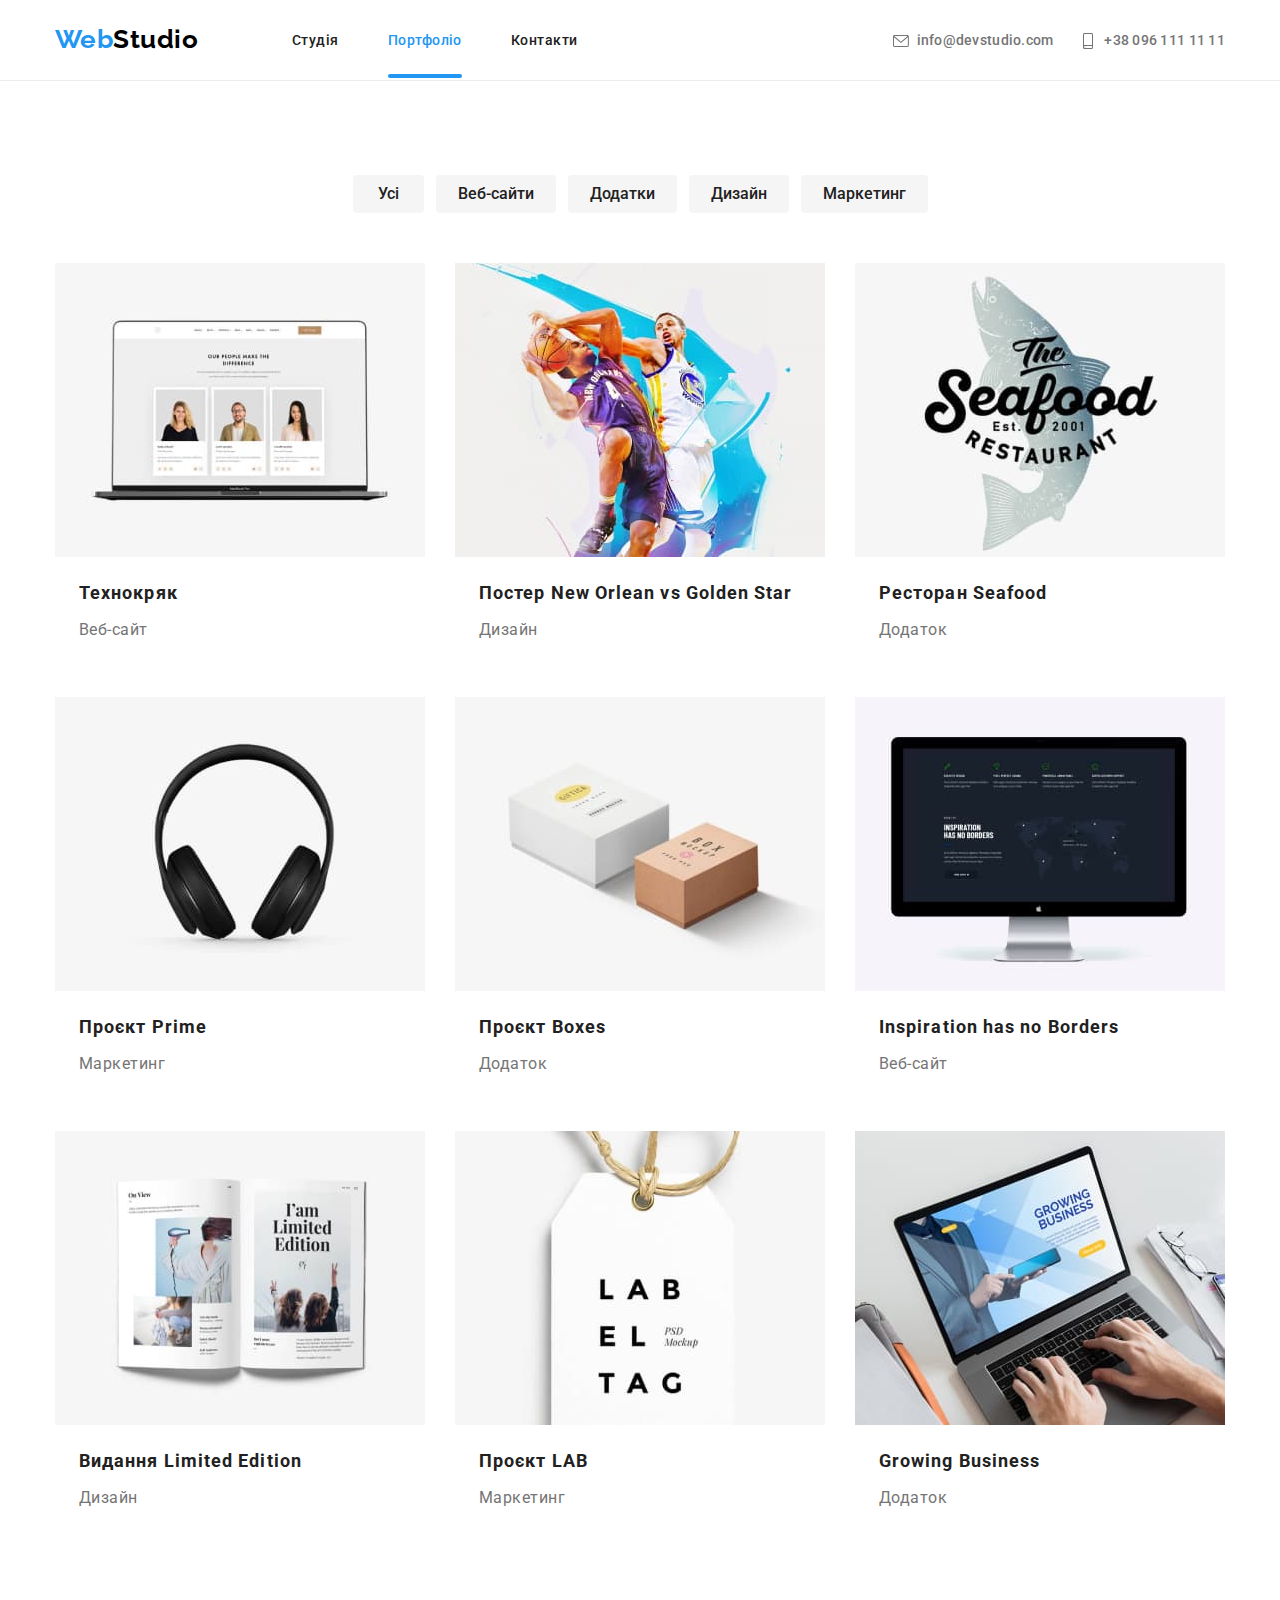
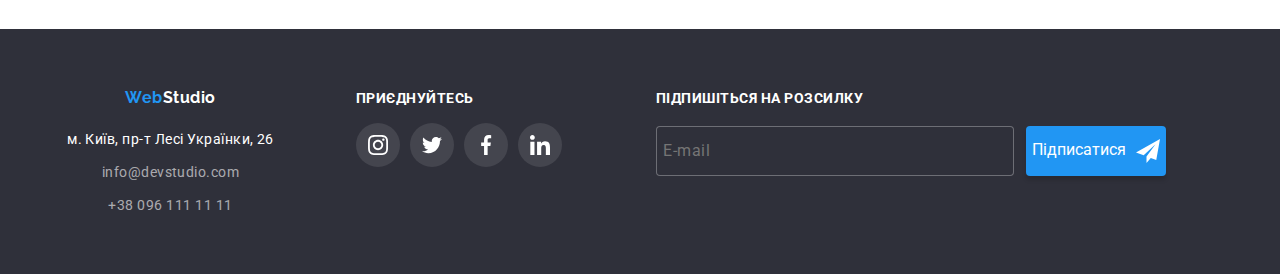
<file: portfolio.html>
<!DOCTYPE html>
<html lang="uk">
  <head>
    <meta charset="UTF-8" />
    <meta http-equiv="X-UA-Compatible" content="IE=edge" />
    <meta name="viewport" content="width=device-width, initial-scale=1.0" />
    <link rel="preconnect" href="https://fonts.googleapis.com" />
    <link rel="preconnect" href="https://fonts.gstatic.com" crossorigin />
    <link
      href="https://fonts.googleapis.com/css2?family=Oleo+Script&family=Raleway:wght@700&family=Roboto:wght@400;500;700;900&display=swap"
      rel="stylesheet"
    />
    <link
      rel="stylesheet"
      href="https://cdnjs.cloudflare.com/ajax/libs/modern-normalize/1.1.0/modern-normalize.css"
    />
    <link rel="stylesheet" href="./css/main.min.css" />
    <title>Портфоліо</title>
  </head>
  <body>
    <div class="body-page">
      <!--Header-->

      <header class="header">
        <div class="container">
          
          <a href="./index.html" class="logo header__logo">
            Web<span class="header__half-logo">Studio</span></a
          >

          <!--Navigation-->
          
          <button class="menu-toggle js-open-menu"
          aria-expanded="false"
          aria-controls="mobile-menu">
            <svg width="40px" height="40px" aria-label="Перемикач мобільного меню">
              
              <use class="menu-icon" href="./images/icons.svg#menu_24px"></use>
            </svg>
          </button>
          <nav class="menu">
            <ul class="list nav__list">
              <li class="nav__item">
                <a class="link nav__link " href="./index.html">Студія</a>
              </li>

              <li class="nav__item">
                <a class="nav__link link nav__link--current" href="./portfolio.html">Портфоліо</a>
              </li>
              <li class="nav__item">
                <a class="nav__link link id" href="#contacts">Контакти</a>
              </li>
            </ul>
          
          <ul class="header-contacts__list list">
            <li class="header-contacts__item"><a class="header-contacts__link mobile-mail link" href="mailto:info@devstudio.com"
              ><svg class="header-contacts__icon" width="16px" height="12px">
                <use href="./images/icons.svg#envelope"></use></svg
              >info@devstudio.com</a
            >
            </li>
            <li class="header-contacts__item"><a class="header-contacts__link mobile-tel link" href="tel:+380961111111"
              ><svg class="header-contacts__icon" width="10px" height="16px">
                <use href="./images/icons.svg#smartphone"></use>
              </svg>
              +38 096 111 11 11</a
            >
            </li>
          </ul>
          </nav>
          </div>
      </header>

      <!--Main content-->

      <main>
        <!--Filters-->

        
          <div class="container">
            <ul class="filter__list">
              <li class="filter__item">
                <button class="filter__btn all" type="button">Усі</button>
              </li>
              <li class="filter__item">
                <button class="filter__btn web" type="button">Веб-сайти</button>
              </li>
              <li class="filter__item">
                <button class="filter__btn app" type="button">Додатки</button>
              </li>
              <li class="filter__item">
                <button class="filter__btn design" type="button">Дизайн</button>
              </li>
              <li class="filter__item">
                <button class="filter__btn marketing" type="button">
                  Маркетинг
                </button>
              </li>
            </ul>
          </div>

          <!--Projects-->

          <article class="container">
            <ul class="card__list">
              <li class="card__item">
                <a class="card card__link" href="">
                  <div class="card__overlay">
                  <img src="./images/1laptop.jpg" width="370" alt="laptop" />
                  <div class="card__hover-overlay">
                    <p class="card__text-overlay">Ресурс пропонує
                       комплексні пропозиції з різним рівнем функціоналу та сервісів.
                      Все це дозволить відвідувачу отримати вичерпні 
                      відомості про компанію чи приватну особу.
                    </p>
                    </div>
                  </div>
                  <h1 class="card__title">Технокряк</h1>
                  <p class="card__text">Веб-сайт</p>
                </a>
              </li>
              <li class="card__item">
                <a class="card__link" href="">
                  <div class="card__overlay">
                  <img
                    src="./images/2basketball.jpg"
                    width="370"
                    alt="basketball"
                  />
                  <div class="card__hover-overlay">
                    <p class="card__text-overlay">Ресурс пропонує
                       комплексні пропозиції з різним рівнем функціоналу та сервісів.
                      Все це дозволить відвідувачу отримати вичерпні 
                      відомості про компанію чи приватну особу.
                    </p>
                    </div>
                  </div>
                  <h1 class="card__title">
                    Постер New Orlean vs Golden Star
                  </h1>
                  <p class="card__text">Дизайн</p>
                </a>
              </li>
              <li class="card__item">
                <a class="card__link" href="">
                  <div class="card__overlay">
                  <img src="./images/3restaurant.jpg" width="370" alt="" />
                  <div class="card__hover-overlay">
                    <p class="card__text-overlay">Ресурс пропонує
                       комплексні пропозиції з різним рівнем функціоналу та сервісів.
                      Все це дозволить відвідувачу отримати вичерпні 
                      відомості про компанію чи приватну особу.
                    </p>
                    </div>
                  </div>
                  <h1 class="card__title">Ресторан Seafood</h1>
                  <p class="card__text">Додаток</p>
                </a>
              </li>
              <li class="card__item">
                <a class="card__link" href="">
                  <div class="card__overlay">
                  <img src="./images/4headset.jpg" width="370" alt="headset" />
                  <div class="card__hover-overlay">
                    <p class="card__text-overlay">Ресурс пропонує
                       комплексні пропозиції з різним рівнем функціоналу та сервісів.
                      Все це дозволить відвідувачу отримати вичерпні 
                      відомості про компанію чи приватну особу.
                    </p>
                    </div>
                  </div>
                  <h1 class="card__title">Проєкт Prime</h1>
                  <p class="card__text">Маркетинг</p>
                </a>
              </li>
              <li class="card__item">
                <a class="card__link" href="">
                  <div class="card__overlay">
                  <img src="./images/5boxes.jpg" width="370" alt="boxes" />
                  <div class="card__hover-overlay">
                    <p class="card__text-overlay">Ресурс пропонує
                       комплексні пропозиції з різним рівнем функціоналу та сервісів.
                      Все це дозволить відвідувачу отримати вичерпні 
                      відомості про компанію чи приватну особу.
                    </p>
                    </div>
                  </div>
                  <h1 class="card__title">Проєкт Boxes</h1>
                  <p class="card__text">Додаток</p>
                </a>
              </li>
              <li class="card__item">
                <a class="card__link" href="">
                  <div class="card__overlay">
                  <img src="./images/6monoblockpc.jpg" width="370" alt="pc" />
                  <div class="card__hover-overlay">
                    <p class="card__text-overlay">Ресурс пропонує
                       комплексні пропозиції з різним рівнем функціоналу та сервісів.
                      Все це дозволить відвідувачу отримати вичерпні 
                      відомості про компанію чи приватну особу.
                    </p>
                    </div>
                  </div>
                  <h1 class="card__title">Inspiration has no Borders</h1>
                  <p class="card__text">Веб-сайт</p>
                </a>
              </li>
              <li class="card__item">
                <a class="card__link" href="">
                  <div class="card__overlay">
                  <img src="./images/7books.jpg" width="370" alt="books" />
                  <div class="card__hover-overlay">
                    <p class="card__text-overlay">Ресурс пропонує
                       комплексні пропозиції з різним рівнем функціоналу та сервісів.
                      Все це дозволить відвідувачу отримати вичерпні 
                      відомості про компанію чи приватну особу.
                    </p>
                    </div>
                  </div>
                  <h1 class="card__title">Видання Limited Edition</h1>
                  <p class="card__text">Дизайн</p>
                </a>
              </li>
              <li class="card__item">
                <a class="card__link" href="">
                  <div class="card__overlay">
                  <img src="./images/8lab.jpg" width="370" alt="lab" />
                  <div class="card__hover-overlay">
                    <p class="card__text-overlay">Ресурс пропонує
                       комплексні пропозиції з різним рівнем функціоналу та сервісів.
                      Все це дозволить відвідувачу отримати вичерпні 
                      відомості про компанію чи приватну особу.
                    </p>
                    </div>
                  </div>
                  <h1 class="card__title">Проєкт LAB</h1>
                  <p class="card__text">Маркетинг</p>
                </a>
              </li>
              <li class="card__item">
                <a class="card__link" href="">
                  <div class="card__overlay">
                  <img src="./images/9business.jpg" width="370" alt="lab" />
                  <div class="card__hover-overlay">
                    <p class="card__text-overlay">Ресурс пропонує
                       комплексні пропозиції з різним рівнем функціоналу та сервісів.
                      Все це дозволить відвідувачу отримати вичерпні 
                      відомості про компанію чи приватну особу.
                    </p>
                    </div>
                  </div>
                  <h1 class="card__title">Growing Business</h1>
                  <p class="card__text">Додаток</p>
                </a>
              </li>
            </ul>
          
        </article>
      </main>

      <!--Footer-->

       <footer class="footer">
        <div class="container">
        <ul class="list footer__list">
          <li class="footer__contacts footer__item">
            <div>
            <a href="./index.html" class="logo footer__logo">
              Web<span class="footer__half-logo">Studio</span></a>
          
            <address id="contacts">
              <ul class="list footer__contacts-list">
                <li class="footer__contacts-item">
                  <p class="footer__address">м. Київ, пр-т Лесі Українки, 26</p>
                </li>
                <li class="footer__contacts-item">
                  <a class="footer__contacts-link" href="mailto:info@devstudio.com">
                    info@devstudio.com</a
                  >
                </li>
                <li class="footer__contacts-item">
                  <a class="footer__contacts-link" href="tel:+380961111111"
                    >+38 096 111 11 11</a
                  >
                </li>
              </ul>
            </address>
          </div>
          </li>
          
        
          <!--Social links-->

         <li class="footer-icons footer__item">
          <div>
            <h4 class="footer-icons__title">ПРИЄДНУЙТЕСЬ</h4>
            <ul class="list social-list footer__social-list" >
                    <li class="social-list__item"><a
                      class="social-list__link"
                      href=""
                      target="_blank"
                      rel="noreferrer noopener nofollow"
                    >
                      <svg class="social-list__icon social-list__icon--footer">
                        <use href="./images/icons.svg#instagram-2"></use></svg
                    ></a>
                    </li>
                    <li class="social-list__item"><a
                      class="social-list__link"
                      href=""
                      target="_blank"
                      rel="noreferrer noopener nofollow"
                    >
                      <svg class="social-list__icon social-list__icon--footer">
                        <use href="./images/icons.svg#twitter-1"></use></svg
                    ></a>
                    </li>
                    <li class="social-list__item"><a
                      class="social-list__link"
                      href=""
                      target="_blank"
                      rel="noreferrer noopener nofollow"
                    >
                      <svg class="social-list__icon social-list__icon--footer">
                        <use href="./images/icons.svg#facebook-1"></use></svg
                    ></a>
                    </li>
                    <li class="social-list__item"><a
                      class="social-list__link"
                      href=""
                      target="_blank"
                      rel="noreferrer noopener nofollow"
                    >
                      <svg class="social-list__icon social-list__icon--footer">
                        <use href="./images/icons.svg#linkedin-1"></use>
                      </svg>
                    </a>
                    </li>
                  </ul>
                </div>
                </li>
              
<!--SUBSCRIBE FORM-->

            <li class="subscrib">
              <div>
              <h4 class="subscrib__label"> Підпишіться на розсилку</h4>
              <ul class="list subscrib__field">
                <li><input type=" text" class="subscrib__input" name="email" placeholder=" E-mail"></li>
                <li>
                  <button type="submit" class="subscrib__button">Підписатися</button>
                </li>
              </ul>
              </div>
            </li>
        </ul>
        </div>
      </footer>
    </div>
  </body>
</html>
</file>
<file: css/main.min.css>
/*! modern-normalize v1.1.0 | MIT License | https://github.com/sindresorhus/modern-normalize */*,::before,::after{-webkit-box-sizing:border-box;box-sizing:border-box}html{line-height:1.15;-webkit-text-size-adjust:100%;-moz-tab-size:4;-o-tab-size:4;tab-size:4}body{margin:0;font-family:system-ui,-apple-system,"Segoe UI",Roboto,Helvetica,Arial,sans-serif,"Apple Color Emoji","Segoe UI Emoji"}hr{height:0;color:inherit}abbr[title]{-webkit-text-decoration:underline dotted;text-decoration:underline dotted}b,strong{font-weight:bolder}code,kbd,samp,pre{font-family:ui-monospace,SFMono-Regular,Consolas,"Liberation Mono",Menlo,monospace;font-size:1em}small{font-size:80%}sub,sup{font-size:75%;line-height:0;position:relative;vertical-align:baseline}sub{bottom:-0.25em}sup{top:-0.5em}table{text-indent:0;border-color:inherit}button,input,optgroup,select,textarea{font-family:inherit;font-size:100%;line-height:1.15;margin:0}button,select{text-transform:none}button,[type=button],[type=reset],[type=submit]{-webkit-appearance:button}::-moz-focus-inner{border-style:none;padding:0}:-moz-focusring{outline:1px dotted ButtonText}:-moz-ui-invalid{box-shadow:none}legend{padding:0}progress{vertical-align:baseline}::-webkit-inner-spin-button,::-webkit-outer-spin-button{height:auto}[type=search]{-webkit-appearance:textfield;outline-offset:-2px}::-webkit-search-decoration{-webkit-appearance:none}::-webkit-file-upload-button{-webkit-appearance:button;font:inherit}summary{display:list-item}.link{text-decoration:none}.list{list-style:none}.container{margin-left:auto;margin-right:auto;padding-left:15px;padding-right:15px}@media screen and (min-width: 480px){.container{width:480px}}@media screen and (min-width: 768px){.container{width:768px}}@media screen and (min-width: 1200px){.container{width:1200px}}h1,h2,h3,p,ul{margin:0}img{max-width:100%;height:auto}body{font-family:"Roboto",sans-serif;font-style:normal;background-color:#f5f5f5;color:#212121;letter-spacing:.03em}.body-page{position:relative;margin:0 auto;height:auto;background:#fff;max-width:1600px}.header{-webkit-box-sizing:border-box;box-sizing:border-box;border-bottom:1px solid #ececec}@media screen and (max-width: 767px){.header{position:relative;height:60px}}.logo{margin-left:0;font-family:"Raleway";font-weight:700;line-height:1,2;text-decoration:none;color:#2196f3}@media screen and (max-width: 767px){.logo{font-size:24px}}@media screen and (min-width: 768px){.header__logo{margin-right:88px;margin-top:26px;margin-bottom:26px;font-size:24px}}@media screen and (min-width: 1200px){.header__logo{margin-right:93px;margin-bottom:26px;font-size:26px}}.header__half-logo{color:#000}.menu{display:-webkit-inline-box;display:-ms-inline-flexbox;display:inline-flex;-webkit-box-align:center;-ms-flex-align:center;align-items:center;-webkit-box-pack:justify;-ms-flex-pack:justify;justify-content:space-between}@media screen and (max-width: 1199px){.menu{width:516px}}@media screen and (min-width: 1200px){.menu{width:933px}}.nav__list{display:-webkit-inline-box;display:-ms-inline-flexbox;display:inline-flex;-webkit-box-align:baseline;-ms-flex-align:baseline;align-items:baseline;-webkit-box-pack:justify;-ms-flex-pack:justify;justify-content:space-between;padding:0;width:286px;list-style:none}@media screen and (max-width: 1199px){.nav__list{width:768px}}.nav__link{text-decoration:none;font-family:inherit;font-weight:500;font-size:14px;line-height:1,14;color:inherit;-webkit-transition-property:color;transition-property:color;-webkit-transition-duration:250ms;transition-duration:250ms;-webkit-transition-timing-function:cubic-bezier(0.4, 0, 0.2, 1);transition-timing-function:cubic-bezier(0.4, 0, 0.2, 1)}.nav__link:hover,.nav__link:focus{color:#2196f3}.nav__link--current{position:relative;color:#2196f3}.nav__link--current::after{content:"";position:absolute;left:0;bottom:-190%;display:block;width:100%;height:4px;background:#2196f3;border-radius:2px}.header-contacts__list{display:-webkit-inline-box;display:-ms-inline-flexbox;display:inline-flex;-ms-flex-line-pack:center;align-content:center;-webkit-box-pack:justify;-ms-flex-pack:justify;justify-content:space-between;padding:0;width:333px}@media screen and (max-width: 1199px){.header-contacts__list{-ms-flex-wrap:wrap;flex-wrap:wrap;min-width:178px;margin-left:90px}}@media screen and (min-width: 1200px){.header-contacts__list{margin-left:315px}}.header-contacts__link{display:inline-block;text-align:justify;text-decoration:none;font-style:normal;font-weight:500;font-size:14px;line-height:1,14;letter-spacing:.02em;color:#757575;-webkit-transition-property:color;transition-property:color;-webkit-transition-duration:250ms;transition-duration:250ms;-webkit-transition-timing-function:cubic-bezier(0.4, 0, 0.2, 1);transition-timing-function:cubic-bezier(0.4, 0, 0.2, 1)}.header-contacts__link:hover,.header-contacts__link:focus{color:#2196f3}.header-contacts__link:hover .header-contacts__icon,.header-contacts__link:focus .header-contacts__icon{fill:#2196f3}.header-contacts__icon{vertical-align:middle;margin-right:8px;background-repeat:no-repeat;fill:#757575;-webkit-transition-property:fill;transition-property:fill;-webkit-transition-duration:250ms;transition-duration:250ms;-webkit-transition-timing-function:cubic-bezier(0.4, 0, 0.2, 1);transition-timing-function:cubic-bezier(0.4, 0, 0.2, 1)}.hero{text-align:center;background:#c4c4c4;margin-left:auto;margin-right:auto;background-repeat:no-repeat;background-size:contain;background-position-x:center}@media screen and (max-width: 767px){.hero{padding-top:118px;background-size:cover;background-image:-webkit-gradient(linear, left top, right top, from(rgba(47, 48, 58, 0.4)), to(rgba(47, 48, 58, 0.4))),url(../images/hero\ mob\ img.jpg);background-image:linear-gradient(to right, rgba(47, 48, 58, 0.4), rgba(47, 48, 58, 0.4)),url(../images/hero\ mob\ img.jpg)}}@media screen and (max-width: 767px)and (min-device-pixel-ratio: 2),screen and (max-width: 767px)and (-webkit-min-device-pixel-ratio: 2),screen and (max-width: 767px)and (min-resolution: 192dpi),screen and (max-width: 767px)and (min-resolution: 2dppx){.hero{background-image:-webkit-gradient(linear, left top, right top, from(rgba(47, 48, 58, 0.4)), to(rgba(47, 48, 58, 0.4))),url(../images/Header\ mob@2x.jpg);background-image:linear-gradient(to right, rgba(47, 48, 58, 0.4), rgba(47, 48, 58, 0.4)),url(../images/Header\ mob@2x.jpg)}}@media screen and (min-width: 768px){.hero{padding-top:118px;background-size:cover;background-image:-webkit-gradient(linear, left top, right top, from(rgba(47, 48, 58, 0.4)), to(rgba(47, 48, 58, 0.4))),url(../images/hero\ tab\ img.jpg);background-image:linear-gradient(to right, rgba(47, 48, 58, 0.4), rgba(47, 48, 58, 0.4)),url(../images/hero\ tab\ img.jpg)}}@media screen and (min-width: 768px)and (min-device-pixel-ratio: 2),screen and (min-width: 768px)and (-webkit-min-device-pixel-ratio: 2),screen and (min-width: 768px)and (min-resolution: 192dpi),screen and (min-width: 768px)and (min-resolution: 2dppx){.hero{background-image:-webkit-gradient(linear, left top, right top, from(rgba(47, 48, 58, 0.4)), to(rgba(47, 48, 58, 0.4))),url(../images/Header\ md@2x.jpg);background-image:linear-gradient(to right, rgba(47, 48, 58, 0.4), rgba(47, 48, 58, 0.4)),url(../images/Header\ md@2x.jpg)}}@media screen and (min-width: 1200px){.hero{padding-top:210px;background-image:-webkit-gradient(linear, left top, right top, from(rgba(47, 48, 58, 0.4)), to(rgba(47, 48, 58, 0.4))),url(../images/HERO.jpg);background-image:linear-gradient(to right, rgba(47, 48, 58, 0.4), rgba(47, 48, 58, 0.4)),url(../images/HERO.jpg)}}@media screen and (min-width: 1200px)and (min-device-pixel-ratio: 2),screen and (min-width: 1200px)and (-webkit-min-device-pixel-ratio: 2),screen and (min-width: 1200px)and (min-resolution: 192dpi),screen and (min-width: 1200px)and (min-resolution: 2dppx){.hero{background-image:-webkit-gradient(linear, left top, right top, from(rgba(47, 48, 58, 0.4)), to(rgba(47, 48, 58, 0.4))),url(../images/Header\ dt@2x.jpg);background-image:linear-gradient(to right, rgba(47, 48, 58, 0.4), rgba(47, 48, 58, 0.4)),url(../images/Header\ dt@2x.jpg)}}.hero__title{max-width:696px;margin-left:auto;margin-right:auto;padding:0;letter-spacing:.06em;text-align:center;text-transform:uppercase;color:#fff}@media screen and (max-width: 1199px){.hero__title{min-width:410px;max-width:455px;font-weight:900;font-size:26px;line-height:42px}}@media screen and (min-width: 1200px){.hero__title{min-width:696px;max-width:725px;font-weight:900;font-size:44px;line-height:1.35}}.hero__modal-btn{cursor:pointer;padding:10px 24px;font-weight:700;font-size:16px;line-height:1,87;letter-spacing:.06em;margin-left:auto;margin-right:auto;margin-top:30px;border-radius:4px;border:none;color:#fff;background-color:#2196f3;-webkit-box-shadow:0px 4px 4px rgba(0,0,0,.15);box-shadow:0px 4px 4px rgba(0,0,0,.15);-webkit-transition-property:background-color;transition-property:background-color;-webkit-transition-duration:250ms;transition-duration:250ms;-webkit-transition-timing-function:cubic-bezier(0.4, 0, 0.2, 1);transition-timing-function:cubic-bezier(0.4, 0, 0.2, 1)}.hero__modal-btn:active{background-color:#188ce8}@media screen and (max-width: 1199px){.hero__modal-btn{margin-bottom:118px}}@media screen and (min-width: 1200px){.hero__modal-btn{margin-bottom:200px}}.title-hidden,.visually-hidden{position:absolute;width:1px;height:1px;margin:-1px;border:0;padding:0;white-space:nowrap;-webkit-clip-path:inset(100%);clip-path:inset(100%);clip:rect(0 0 0 0);overflow:hidden}.featurs{margin-left:auto;margin-right:auto}@media screen and (max-width: 1199px){.featurs{margin:60px auto}}@media screen and (min-width: 1200px){.featurs{margin:94px auto}}.featurs__list{list-style:none;padding:0}@media screen and (min-width: 768px){.featurs__list{display:-webkit-box;display:-ms-flexbox;display:flex;-webkit-box-pack:justify;-ms-flex-pack:justify;justify-content:space-between;-ms-flex-wrap:wrap;flex-wrap:wrap}}.featurs__item{height:auto;vertical-align:top}@media screen and (min-width: 768px){.featurs__item{width:calc((100% - 30px)/2)}}@media screen and (min-width: 1200px){.featurs__item{width:calc((100% - 90px)/4)}}.featurs__internal{font-weight:700;font-size:14px;line-height:1.14;text-transform:uppercase;color:#212121}.featurs__text{margin-top:10px;font-weight:400;font-size:14px;line-height:1.7;color:#757575}.featurs__box{display:-webkit-box;display:-ms-flexbox;display:flex;margin-bottom:30px;-webkit-box-pack:center;-ms-flex-pack:center;justify-content:center;-webkit-box-align:center;-ms-flex-align:center;align-items:center;height:120px;background:#f5f4fa;border-radius:4px}.employment{margin-top:94px;margin-left:auto;margin-right:auto;padding:0;width:1170px;height:386px}@media screen and (max-width: 1199px){.employment{position:absolute;width:1px;height:1px;margin:-1px;border:0;padding:0;white-space:nowrap;-webkit-clip-path:inset(100%);clip-path:inset(100%);clip:rect(0 0 0 0);overflow:hidden}}.employment__title{margin:0;font-weight:700;font-size:36px;line-height:1.16;text-align:center}.employment__list{display:-webkit-box;display:-ms-flexbox;display:flex;-webkit-box-pack:justify;-ms-flex-pack:justify;justify-content:space-between;margin-top:50px;padding:0;list-style:none;height:294px}.employment__item{position:relative}.employment__box{position:absolute;left:0;bottom:0;width:100%;height:70px;background:rgba(47,48,58,.8)}.employment__text{margin-top:27px;font-weight:700;font-size:14px;line-height:1.14;text-align:center;text-transform:uppercase;color:#fff}.about{padding-top:60px;padding-bottom:60px;margin-left:auto;margin-right:auto;background:#f5f4fa}@media screen and (min-width: 1200px){.about{margin-top:94px}}.about__title{text-align:center;font-weight:700;font-size:36px;line-height:1,16}.about__list{margin-top:30px;padding:0;list-style:none;height:auto}@media(min-width: 480px){.about__list{margin-bottom:60px}}@media screen and (min-width: 768px){.about__list{display:-webkit-box;display:-ms-flexbox;display:flex;-webkit-box-pack:justify;-ms-flex-pack:justify;justify-content:space-between;-ms-flex-wrap:wrap;flex-wrap:wrap}}.about__list .about__name{margin-top:30px;text-align:center;font-weight:500;font-size:16px;line-height:1.18}.about__list .about__text{margin-top:10px;text-align:center;color:#757575}.about__list .about__item{width:auto;height:auto;margin-top:30px;background:#fff;-webkit-box-shadow:0px 1px 3px rgba(0,0,0,.12),0px 1px 1px rgba(0,0,0,.14),0px 2px 1px rgba(0,0,0,.2);box-shadow:0px 1px 3px rgba(0,0,0,.12),0px 1px 1px rgba(0,0,0,.14),0px 2px 1px rgba(0,0,0,.2);border-radius:0px 0px 4px 4px}@media screen and (max-width: 767px){.about__list .about__item{width:100%}}@media screen and (min-width: 768px){.about__list .about__item{width:calc((100% - 30px)/2)}}@media screen and (max-width: 1199px){.about__list .about__item{padding-bottom:24px}}@media screen and (min-width: 1200px){.about__list .about__item{width:calc((100% - 90px)/4)}}@media(min-width: 1200px){.about__list .about__item{padding-bottom:30px}}.social-list{display:-webkit-box;display:-ms-flexbox;display:flex;-webkit-box-pack:justify;-ms-flex-pack:justify;justify-content:space-between;-ms-flex-wrap:wrap;flex-wrap:wrap;margin-left:auto;margin-right:auto;list-style:none;margin-top:16px;padding:0;max-width:206px}.social-list__item{width:44px;height:44px;border-radius:50%}.social-list__link{display:-webkit-box;display:-ms-flexbox;display:flex;-webkit-box-align:center;-ms-flex-align:center;align-items:center;-webkit-box-pack:center;-ms-flex-pack:center;justify-content:center;width:44px;height:44px;border-radius:50%;background-color:#fff;-webkit-transition-property:background-color;transition-property:background-color;-webkit-transition-duration:250ms;transition-duration:250ms;-webkit-transition-timing-function:cubic-bezier(0.4, 0, 0.2, 1);transition-timing-function:cubic-bezier(0.4, 0, 0.2, 1)}.social-list__icon{width:20px;height:20px;padding-bottom:-3px;fill:#afb1b8;-webkit-transition-property:fill;transition-property:fill;-webkit-transition-duration:250ms;transition-duration:250ms;-webkit-transition-timing-function:cubic-bezier(0.4, 0, 0.2, 1);transition-timing-function:cubic-bezier(0.4, 0, 0.2, 1)}.social-list__link:hover,.social-list .social-list__link:focus{background-color:#2196f3}.social-list__link:hover .social-list__icon,.social-list__link:focus .social-list__icon{fill:#fff}.clients{margin-top:60px;padding-bottom:60px;margin-left:auto;margin-right:auto;text-align:center}.clients__title{text-align:center;font-weight:700;font-size:36px;line-height:1.16}.clients__list{display:-webkit-box;display:-ms-flexbox;display:flex;-webkit-box-pack:justify;-ms-flex-pack:justify;justify-content:space-between;-ms-flex-wrap:wrap;flex-wrap:wrap;margin-top:30px;list-style:none;padding:0;height:auto}@media(max-width: 767px){.clients__item{width:calc((100% - 30px)/2)}}@media(min-width: 768px){.clients__item{width:calc((100% - 60px)/3)}}@media screen and (min-width: 1200px){.clients__item{width:calc((100% - 75px)/6)}}.clients__item .clients__link{margin-bottom:30px;display:-webkit-box;display:-ms-flexbox;display:flex;-webkit-box-pack:center;-ms-flex-pack:center;justify-content:center;-webkit-box-align:center;-ms-flex-align:center;align-items:center;height:92px;border:1px solid #afb1b8;border-radius:4px;-webkit-transition-property:border;transition-property:border;-webkit-transition-duration:250ms;transition-duration:250ms;-webkit-transition-timing-function:cubic-bezier(0.4, 0, 0.2, 1);transition-timing-function:cubic-bezier(0.4, 0, 0.2, 1)}.clients__item .clients__link:hover .clients__icon,.clients__item .clients__link:focus .clients__icon{fill:#2196f3;border:#2196f3}.clients__item .clients__link:hover,.clients__item .clients__link:focus{border-color:#2196f3}.clients__item .clients__icon{fill:#757575;-webkit-transition-property:fill;transition-property:fill;-webkit-transition-duration:250ms;transition-duration:250ms;-webkit-transition-timing-function:cubic-bezier(0.4, 0, 0.2, 1);transition-timing-function:cubic-bezier(0.4, 0, 0.2, 1)}.footer{margin-left:auto;margin-right:auto;height:auto;background:#2f303a}.footer__list{padding:0;padding-top:60px;padding-bottom:60px;list-style:none}@media screen and (max-width: 1199px){.footer__list{text-align:center}}@media screen and (min-width: 1200px){.footer__list{display:-webkit-inline-box;display:-ms-inline-flexbox;display:inline-flex}}@media screen and (min-width: 768px){.footer__list :not(:last-child){display:-webkit-inline-box;display:-ms-inline-flexbox;display:inline-flex;-webkit-box-pack:justify;-ms-flex-pack:justify;justify-content:space-between}}.footer__contacts{max-width:231px}@media screen and (max-width: 1599px){.footer__contacts{text-align:center}}@media screen and (max-width: 1199px){.footer__logo{margin-left:auto;margin-right:auto}}.footer__half-logo{color:#fff}@media screen and (max-width: 767px){.footer__contacts{margin-left:auto;margin-right:auto}}@media screen and (min-width: 768px){.footer__contacts{margin-right:165px}}@media screen and (min-width: 1200px){.footer__contacts{margin-right:70px}}.footer__contacts-list{list-style:none;margin:0;padding:0;height:81px}@media screen and (min-width: 768px){.footer__contacts-list{display:inline-block;-webkit-box-align:start;-ms-flex-align:start;align-items:flex-start;-webkit-box-orient:vertical;-webkit-box-direction:normal;-ms-flex-direction:column;flex-direction:column}}.footer__contacts-item:not(:first-child){margin-top:9px}.footer__address{margin-top:20px;font-family:inherit;font-style:normal;font-size:14px;line-height:1.7142857143;letter-spacing:inherit;color:#fff}.footer__contacts-link{text-decoration:none;font-family:inherit;font-style:normal;font-size:14px;line-height:1.7142857143;letter-spacing:inherit;color:rgba(255,255,255,.6)}@media screen and (max-width: 767px){.footer-icons{text-align:center;margin-top:60px}}@media screen and (min-width: 1200px){.footer-icons{margin-right:94px}}.footer-icons__title{margin:0;font-weight:700;font-size:14px;line-height:1.2;color:#fff}@media screen and (min-width: 768px){.footer__social-list{width:206px}}.social-list__icon--footer{fill:#fff}.social-list__link{background-color:rgba(255,255,255,.1);-webkit-transition-property:background-color;transition-property:background-color;-webkit-transition-duration:250ms;transition-duration:250ms;-webkit-transition-timing-function:cubic-bezier(0.4, 0, 0.2, 1);transition-timing-function:cubic-bezier(0.4, 0, 0.2, 1)}.social-list__link:hover{background-color:#2196f3}@media screen and (max-width: 1199px){.subscrib{margin-top:60px}}@media screen and (min-width: 1200px){.subscrib{display:-webkit-inline-box;display:-ms-inline-flexbox;display:inline-flex;width:570px;height:86px}}.subscrib__label{text-align:center;font-weight:700;font-size:14px;margin-top:0;margin-bottom:20px;line-height:1.1428571429;text-transform:uppercase;color:#fff}.subscrib__field{list-style:none;margin:0;padding:0;text-align:center}@media screen and (min-width: 1200px){.subscrib__field{display:-webkit-box;display:-ms-flexbox;display:flex}}.subscrib__input{cursor:pointer;font-family:inherit;width:358px;height:50px;font-size:16px;line-height:1.25;-webkit-box-align:center;-ms-flex-align:center;align-items:center;letter-spacing:.03em;color:#fff;background:#2f303a;border:1px solid rgba(255,255,255,.3);border-radius:4px}.subscrib__input:focus{outline:1px solid #2f303a}@media screen and (max-width: 1199px){.subscrib__input{margin-bottom:20px}}.subscrib__button{display:-webkit-box;display:-ms-flexbox;display:flex;-webkit-box-pack:center;-ms-flex-pack:center;justify-content:center;-webkit-box-align:center;-ms-flex-align:center;align-items:center;cursor:pointer;-webkit-box-sizing:border-box;box-sizing:border-box;max-width:200px;height:50px;color:#fff;background-color:#2196f3;border-radius:4px;border:none;-webkit-box-shadow:0px 4px 4px rgba(0,0,0,.15);box-shadow:0px 4px 4px rgba(0,0,0,.15);-webkit-transition-property:background-color;transition-property:background-color;-webkit-transition-duration:250ms;transition-duration:250ms;-webkit-transition-timing-function:cubic-bezier(0.4, 0, 0.2, 1);transition-timing-function:cubic-bezier(0.4, 0, 0.2, 1)}.subscrib__button::after{display:inline-block;content:" ";margin-left:10px;width:24px;height:24px;background-image:url("../images/send.svg")}.subscrib__button:focus{background-color:#188ce8}@media screen and (max-width: 1199px){.subscrib__button{margin-left:auto;margin-right:auto}}@media screen and (min-width: 1200px){.subscrib__button{margin-left:12px}}.backdrop{position:fixed;top:0;left:0;padding:93px 15px;width:100%;height:100%;background:rgba(0,0,0,.2);opacity:1;visibility:visible;overflow-y:scroll;-webkit-transition-property:opacity,visibility;transition-property:opacity,visibility;-webkit-transition-duration:250ms;transition-duration:250ms;-webkit-transition-timing-function:cubic-bezier(0.4, 0, 0.2, 1);transition-timing-function:cubic-bezier(0.4, 0, 0.2, 1)}.is-hidden{opacity:0;visibility:hidden;pointer-events:none}.is-hidden .modal-window{-webkit-transform:translate(-50%, -50%) scale(0.8);transform:translate(-50%, -50%) scale(0.8)}.modal-window{position:absolute;width:100%;height:auto;padding:15px;opacity:1;background:#fff;-webkit-box-shadow:0px 1px 3px rgba(0,0,0,.12),0px 1px 1px rgba(0,0,0,.14),0px 2px 1px rgba(0,0,0,.2);box-shadow:0px 1px 3px rgba(0,0,0,.12),0px 1px 1px rgba(0,0,0,.14),0px 2px 1px rgba(0,0,0,.2);border-radius:4px;top:50%;left:50%;-webkit-transform:translate(-50%, -50%) scale(1);transform:translate(-50%, -50%) scale(1);-webkit-transition-property:opacity scale;transition-property:opacity scale;-webkit-transition-duration:250ms;transition-duration:250ms;-webkit-transition-timing-function:cubic-bezier(0.4, 0, 0.2, 1);transition-timing-function:cubic-bezier(0.4, 0, 0.2, 1)}@media screen and (max-width: 1199px){.modal-window{max-width:450px}}@media screen and (min-width: 1200px){.modal-window{width:480px}}.close-modal{position:absolute;width:30px;height:30px;right:8px;top:8px;background:#fff;border:1px solid rgba(0,0,0,.1);border-radius:50%}.close-icon{position:absolute;padding:0;margin:0;width:15px;height:15px;left:50%;right:50%;-webkit-transform:translate(-50%, -50%);transform:translate(-50%, -50%);fill:#212121;-webkit-transition-property:fill;transition-property:fill;-webkit-transition-duration:250ms;transition-duration:250ms;-webkit-transition-timing-function:cubic-bezier(0.4, 0, 0.2, 1);transition-timing-function:cubic-bezier(0.4, 0, 0.2, 1)}.close-icon:hover{fill:#2196f3}.form{margin-left:auto;margin-right:auto}@media screen and (max-width: 1199px){.form{max-width:370px}}@media screen and (min-width: 1200px){.form{width:448px}}.form-title{margin-left:auto;margin-right:auto;margin-top:25px;margin-bottom:2px;width:auto;font-family:"Roboto";font-style:normal;font-weight:700;font-size:20px;line-height:1.15;text-align:center;letter-spacing:.03em;color:#212121}.form-field{position:relative;display:block;text-align:center;border-radius:4px;border:none}.form-field:not(:last-child){margin-top:28px}.form-input{padding-top:12px;padding-bottom:12px;padding-left:42px;padding-right:0;width:100%;height:100%;-webkit-box-sizing:border-box;box-sizing:border-box;border:none;outline:1px solid rgba(33,33,33,.2);-webkit-transition-property:outline;transition-property:outline;-webkit-transition-duration:250ms;transition-duration:250ms;-webkit-transition-timing-function:cubic-bezier(0.4, 0, 0.2, 1);transition-timing-function:cubic-bezier(0.4, 0, 0.2, 1)}.form-input:focus{outline:1px solid #2196f3}.form-input:focus~.form-icon{fill:#2196f3}.form-label{position:absolute;font-family:"Roboto";left:0;top:-20px;font-size:12px;line-height:1.1666666667;letter-spacing:.01em;color:#757575}.form-icon{position:absolute;left:15px;top:11px;width:18px;height:18px;fill:#212121;-webkit-transition-property:fill;transition-property:fill;-webkit-transition-duration:250ms;transition-duration:250ms;-webkit-transition-timing-function:cubic-bezier(0.4, 0, 0.2, 1);transition-timing-function:cubic-bezier(0.4, 0, 0.2, 1)}.coment{resize:none;padding:12px 16px;width:100%;height:100%;font-size:12px;line-height:1.1666666667;letter-spacing:.01em}.checkbox-field{margin-top:20px;display:-webkit-box;display:-ms-flexbox;display:flex;-webkit-box-align:center;-ms-flex-align:center;align-items:center;-webkit-box-pack:center;-ms-flex-pack:center;justify-content:center}.checkbox-field>.checkbox-text,.checkbox-link{letter-spacing:.03em;color:#757575}@media screen and (max-width: 1199px){.checkbox-field>.checkbox-text,.checkbox-link{font-size:12px;line-height:1.1666666667}}@media screen and (min-width: 1200px){.checkbox-field>.checkbox-text,.checkbox-link{font-size:14px;line-height:1.7142857143}}.form-checkbox{-webkit-appearance:none;-moz-appearance:none;-ms-appearance:none;-o-appearance:none}.form-checkbox:checked+.check-icon{background-image:url("../images/check.svg");background-size:contain;background-origin:border-box;border-color:#2196f3}.checkbox-link{white-space:pre;color:#2196f3}.check-icon{display:inline-block;margin-right:7px;width:16px;height:15px;border:2px solid #2a2a2a;border-radius:2px}.sub-button{display:block;cursor:pointer;margin-left:auto;margin-right:auto;margin-top:30px;margin-bottom:25px;padding:10px 25px;font-weight:700;font-size:16px;line-height:1.875;max-width:200px;height:50px;color:#fff;background-color:#2196f3;border-radius:4px;border:none;-webkit-box-shadow:0px 4px 4px rgba(0,0,0,.15);box-shadow:0px 4px 4px rgba(0,0,0,.15);-webkit-transition-property:background-color;transition-property:background-color;-webkit-transition-duration:250ms;transition-duration:250ms;-webkit-transition-timing-function:cubic-bezier(0.4, 0, 0.2, 1);transition-timing-function:cubic-bezier(0.4, 0, 0.2, 1)}.sub-button:focus{background:#188ce8}.sub-button:active{background-color:#188ce8}.header .container{height:80px;display:-webkit-box;display:-ms-flexbox;display:flex;-webkit-box-align:center;-ms-flex-align:center;align-items:center;-webkit-box-pack:justify;-ms-flex-pack:justify;justify-content:space-between}@media screen and (max-width: 767px){.header .container{height:67px}}.menu{display:-webkit-box;display:-ms-flexbox;display:flex;padding:0;margin:0;list-style:none}@media(max-width: 767px){.menu{display:none}}@media(min-width: 768px){.menu-toggle{display:none}}.menu-container{position:fixed;top:0;left:0;width:100vw;height:auto;padding:32px;background-color:#fff;z-index:999;-webkit-box-shadow:0px 4px 8px rgba(0,0,0,.04),0px 2px 4px rgba(0,0,0,.08),0px 1px 3px rgba(0,0,0,.16);box-shadow:0px 4px 8px rgba(0,0,0,.04),0px 2px 4px rgba(0,0,0,.08),0px 1px 3px rgba(0,0,0,.16);-webkit-transform:translateX(100%);transform:translateX(100%);-webkit-transition:-webkit-transform 250ms ease-in-out;transition:-webkit-transform 250ms ease-in-out;transition:transform 250ms ease-in-out;transition:transform 250ms ease-in-out, -webkit-transform 250ms ease-in-out}.menu-container.is-open{-webkit-transform:translateX(0);transform:translateX(0)}.menu-container .menu-toggle{position:absolute;top:16px;right:16px;color:#fff}.menu-toggle{min-height:40px;min-width:40px;display:-webkit-inline-box;display:-ms-inline-flexbox;display:inline-flex;-webkit-box-align:center;-ms-flex-align:center;align-items:center;-webkit-box-pack:justify;-ms-flex-pack:justify;justify-content:space-between;margin:0;padding:0;border:none;border-radius:50%;outline:none;cursor:pointer;background:rgba(0,0,0,0);-webkit-transition-property:fill;transition-property:fill;-webkit-transition-duration:250ms;transition-duration:250ms;-webkit-transition-timing-function:cubic-bezier(0.4, 0, 0.2, 1);transition-timing-function:cubic-bezier(0.4, 0, 0.2, 1)}.menu-toggle:hover,.menu-toggle:focus{fill:#2196f3}@media(min-width: 768px){.menu-toggle{display:none}}.mobile-menu{padding:0;margin:0;list-style:none;max-width:480px;height:100vh}.mobile-menu .mobile-menu .link{display:block;padding:10px;color:#fff;text-decoration:none}.mobile-menu .menu__list{margin-bottom:100px;padding:0;font-family:"Roboto";font-style:normal;font-weight:500;font-size:40px;line-height:1.175;letter-spacing:.02em}.mobile-menu .menu__list :not(:last-child){margin-bottom:32px}.mobile-menu .menu__link{font-family:"Roboto";font-style:normal;font-weight:500;font-size:40px;line-height:47px;letter-spacing:.02em;color:#212121;-webkit-transition-property:color;transition-property:color;-webkit-transition-duration:250ms;transition-duration:250ms;-webkit-transition-timing-function:cubic-bezier(0.4, 0, 0.2, 1);transition-timing-function:cubic-bezier(0.4, 0, 0.2, 1)}.mobile-menu .menu__link:hover,.mobile-menu .menu__link:focus{color:#2196f3}.mobile-menu .menu__link--current{color:#2196f3}.mobile-menu .menu-contacts__list{display:-webkit-box;display:-ms-flexbox;display:flex;-webkit-box-pack:justify;-ms-flex-pack:justify;justify-content:space-between;-webkit-box-orient:vertical;-webkit-box-direction:reverse;-ms-flex-direction:column-reverse;flex-direction:column-reverse;margin-bottom:64px;padding:0}.mobile-menu .menu-contacts__list :not(:first-child){margin-bottom:32px}@media screen and (max-width: 767px){.mobile-menu .mobile-mail{font-family:"Roboto";font-style:normal;font-weight:500;font-size:24px;line-height:1.1666666667;letter-spacing:.02em;color:#757575}}@media screen and (max-width: 767px){.mobile-menu .mobile-tel{margin-bottom:32px;font-family:"Roboto";font-style:normal;font-weight:500;font-size:34px;line-height:1.1764705882;letter-spacing:.02em;color:#2196f3}}.mobile-menu .menu-socials__list{display:-webkit-box;display:-ms-flexbox;display:flex;-webkit-box-pack:justify;-ms-flex-pack:justify;justify-content:space-between;-ms-flex-wrap:calc(100% - 30px)/4;flex-wrap:calc(100% - 30px)/4;padding:0;max-width:357px}@media(max-width: 400px){.mobile-menu .menu-socials__list{-ms-flex-wrap:wrap;flex-wrap:wrap}}.mobile-menu .menu-socials__list :not(:first-child){padding-left:10px}.mobile-menu .menu-link{position:relative;padding-right:10px;font-family:"Roboto";font-style:normal;font-weight:500;font-size:18px;line-height:1.2222222222;letter-spacing:.02em;color:#2196f3;border-right:1px solid rgba(33,33,33,.2)}.filter__list{display:-webkit-box;display:-ms-flexbox;display:flex;-webkit-box-pack:justify;-ms-flex-pack:justify;justify-content:space-between;padding:0;margin:0;margin-top:94px;margin-left:auto;margin-right:auto;width:575px;list-style:none}.filter__item .all{padding:6px 25px}.filter__btn{-webkit-box-sizing:border-box;box-sizing:border-box;padding:6px 22px;font-weight:500;font-size:16px;line-height:1.6;text-align:center;cursor:pointer;border-radius:4px;color:#212121;border:none;background-color:#f5f5f5;-webkit-transition-property:color;transition-property:color;-webkit-transition-duration:250ms;transition-duration:250ms;-webkit-transition-timing-function:cubic-bezier(0.4, 0, 0.2, 1);transition-timing-function:cubic-bezier(0.4, 0, 0.2, 1)}.filter__btn:hover,.filter__btn:focus{color:#fff;background-color:#2196f3;-webkit-box-shadow:0px 3px 1px rgba(0,0,0,.1),0px 1px 2px rgba(0,0,0,.08),0px 2px 2px rgba(0,0,0,.12);box-shadow:0px 3px 1px rgba(0,0,0,.1),0px 1px 2px rgba(0,0,0,.08),0px 2px 2px rgba(0,0,0,.12)}.card__list{display:-webkit-box;display:-ms-flexbox;display:flex;-ms-flex-wrap:wrap;flex-wrap:wrap;-webkit-box-pack:center;-ms-flex-pack:center;justify-content:center;gap:30px;margin-top:50px;margin-bottom:94px;padding:0;list-style:none}.card__item{max-height:404px;background:#fff;border:1px solid #eee;border:none}.card__link{display:inline-block;text-align:start;text-decoration:none;height:404px;-webkit-transition:-webkit-box-shadow 250ms cubic-bezier(0.4, 0, 0.2, 1);transition:-webkit-box-shadow 250ms cubic-bezier(0.4, 0, 0.2, 1);transition:box-shadow 250ms cubic-bezier(0.4, 0, 0.2, 1);transition:box-shadow 250ms cubic-bezier(0.4, 0, 0.2, 1), -webkit-box-shadow 250ms cubic-bezier(0.4, 0, 0.2, 1)}.card__title{margin-top:18px;margin-left:24px;font-family:inherit;font-size:18px;line-height:2;letter-spacing:.06em;color:#212121}.card__text{margin-top:4px;margin-left:24px;margin-bottom:20px;font-size:16px;line-height:1.875;color:#757575}.card__overlay{height:294px;position:relative;overflow:hidden}.card__hover-overlay{display:inline-block;position:absolute;top:1px;left:0;width:100%;height:100%;background-color:rgba(33,150,243,.9);-webkit-transform:translateY(100%);transform:translateY(100%);-webkit-transition-property:-webkit-transform;transition-property:-webkit-transform;transition-property:transform;transition-property:transform, -webkit-transform;-webkit-transition-duration:250ms;transition-duration:250ms;-webkit-transition-timing-function:cubic-bezier(0.4, 0, 0.2, 1);transition-timing-function:cubic-bezier(0.4, 0, 0.2, 1)}.card__text-overlay{padding:63px 24px;font-size:18px;line-height:1.5;color:#fff}.card__link:hover .card__hover-overlay{-webkit-transform:translate(0);transform:translate(0)}/*# sourceMappingURL=main.min.css.map */
</file>
